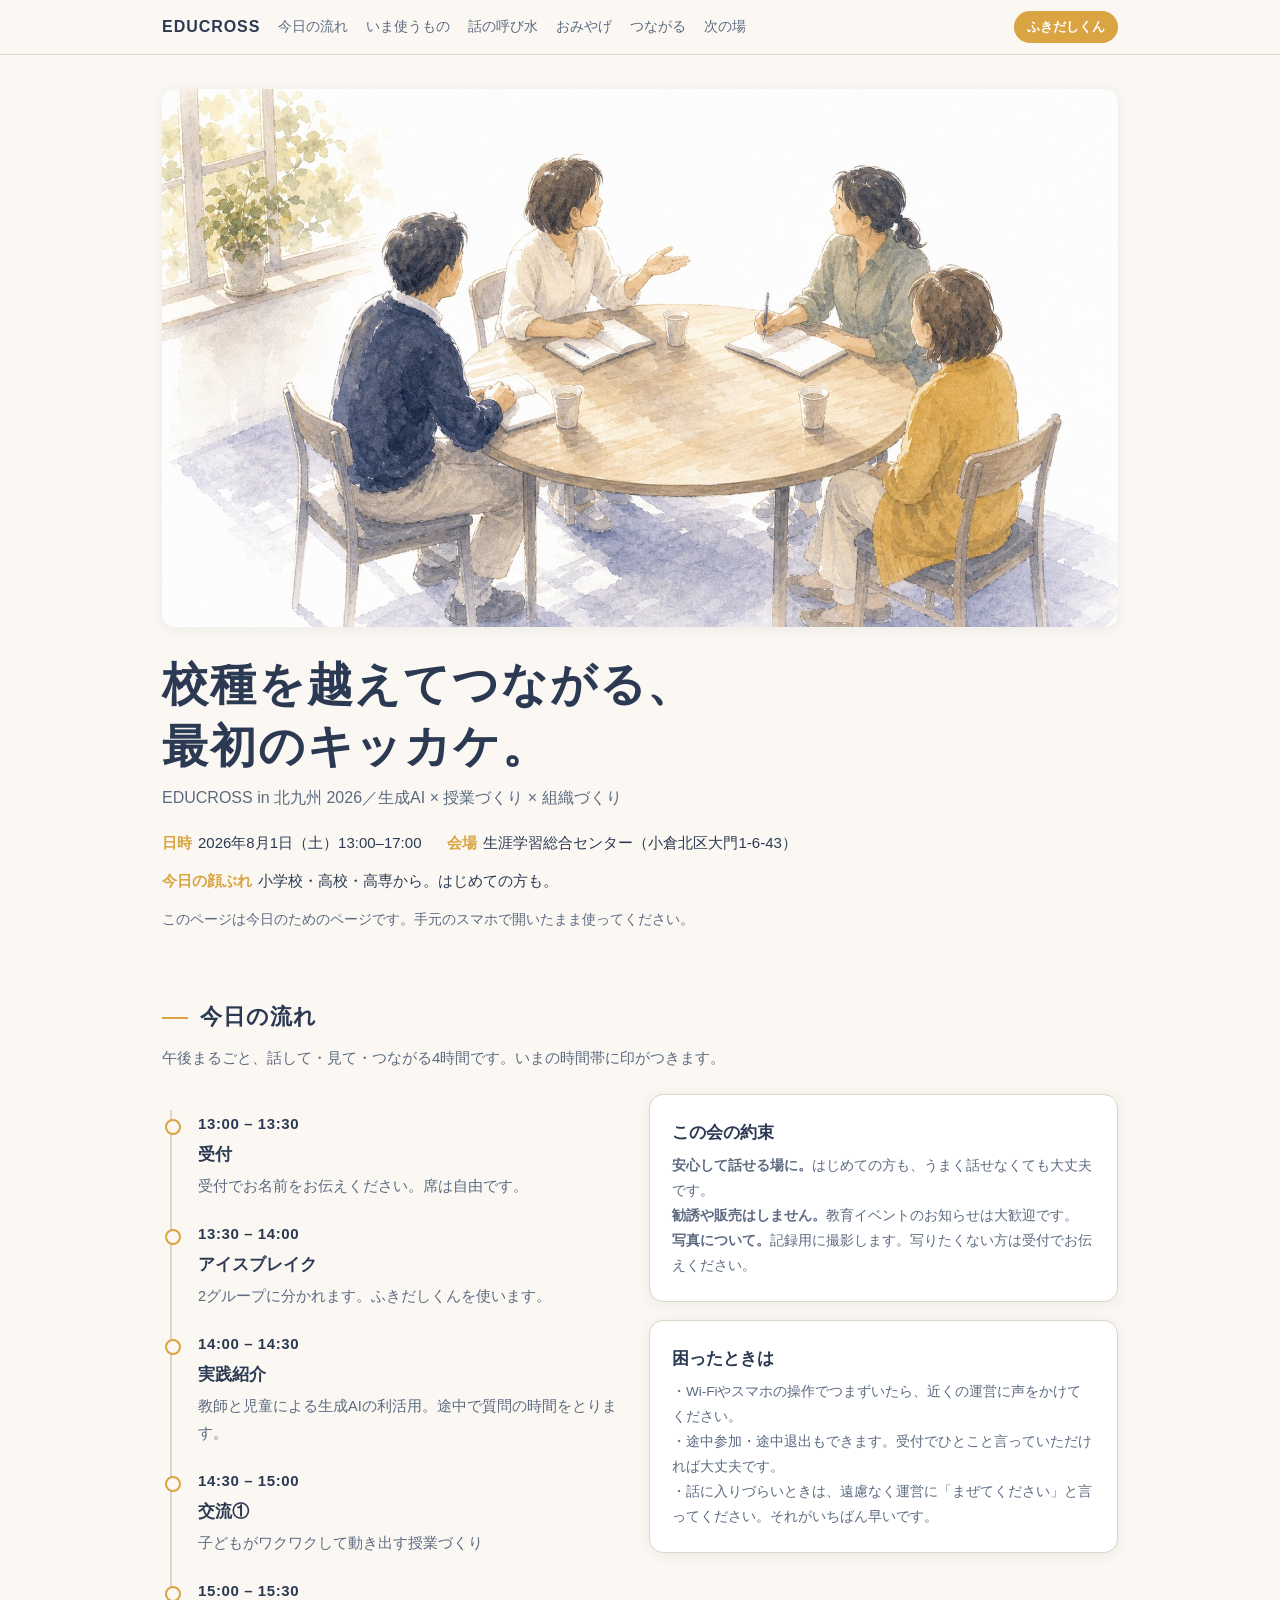
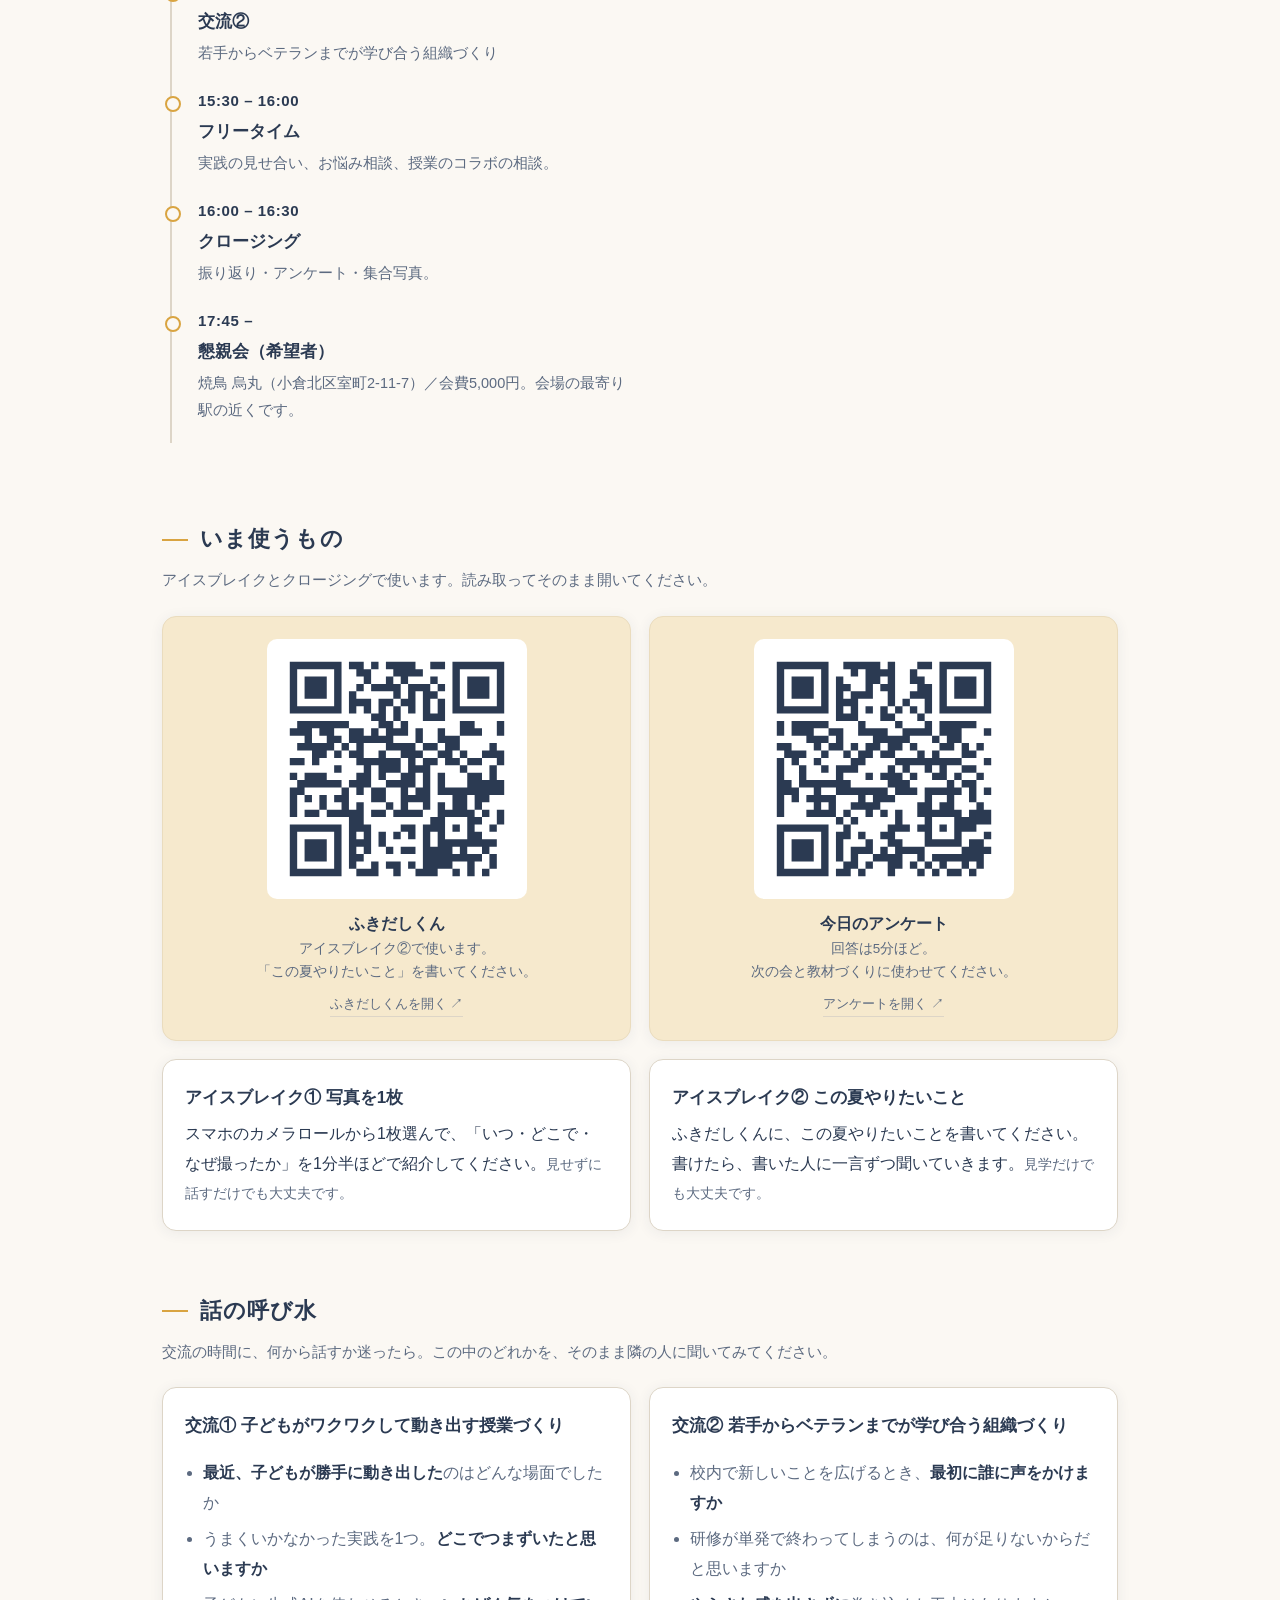
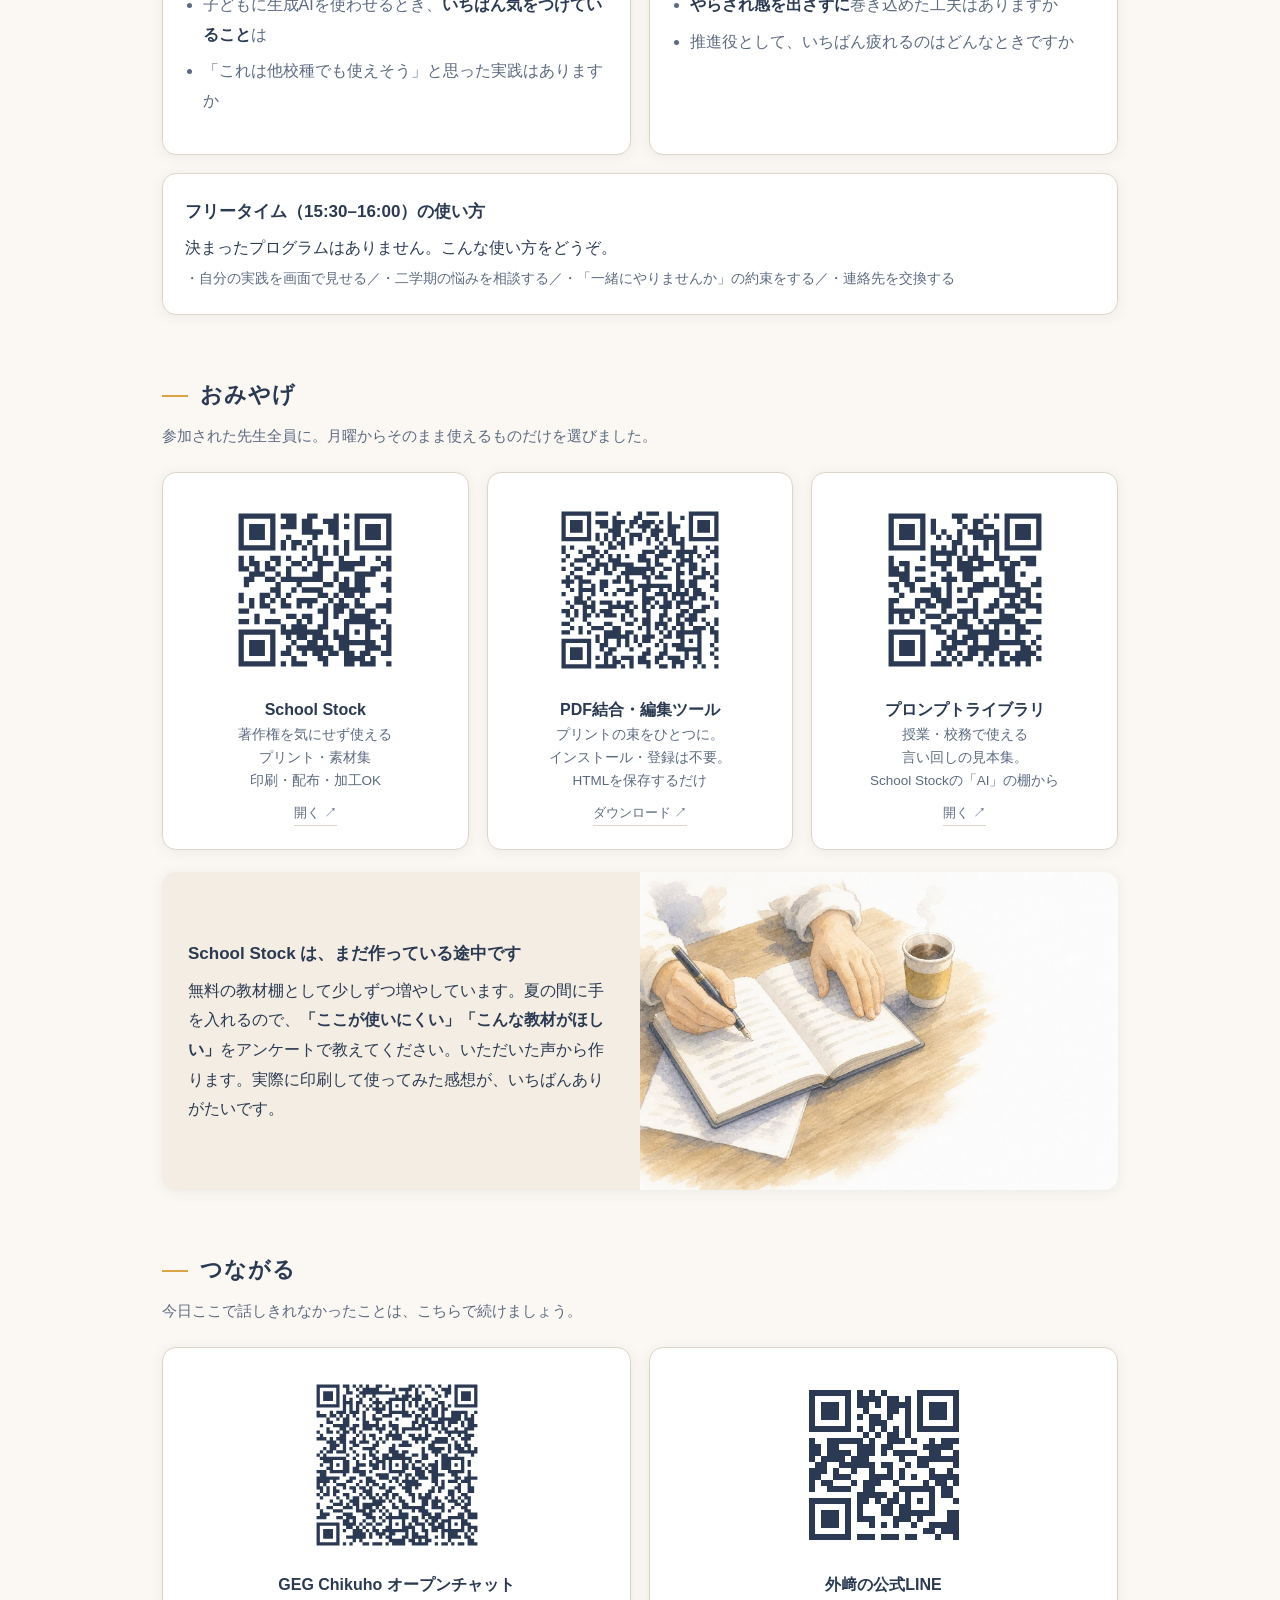
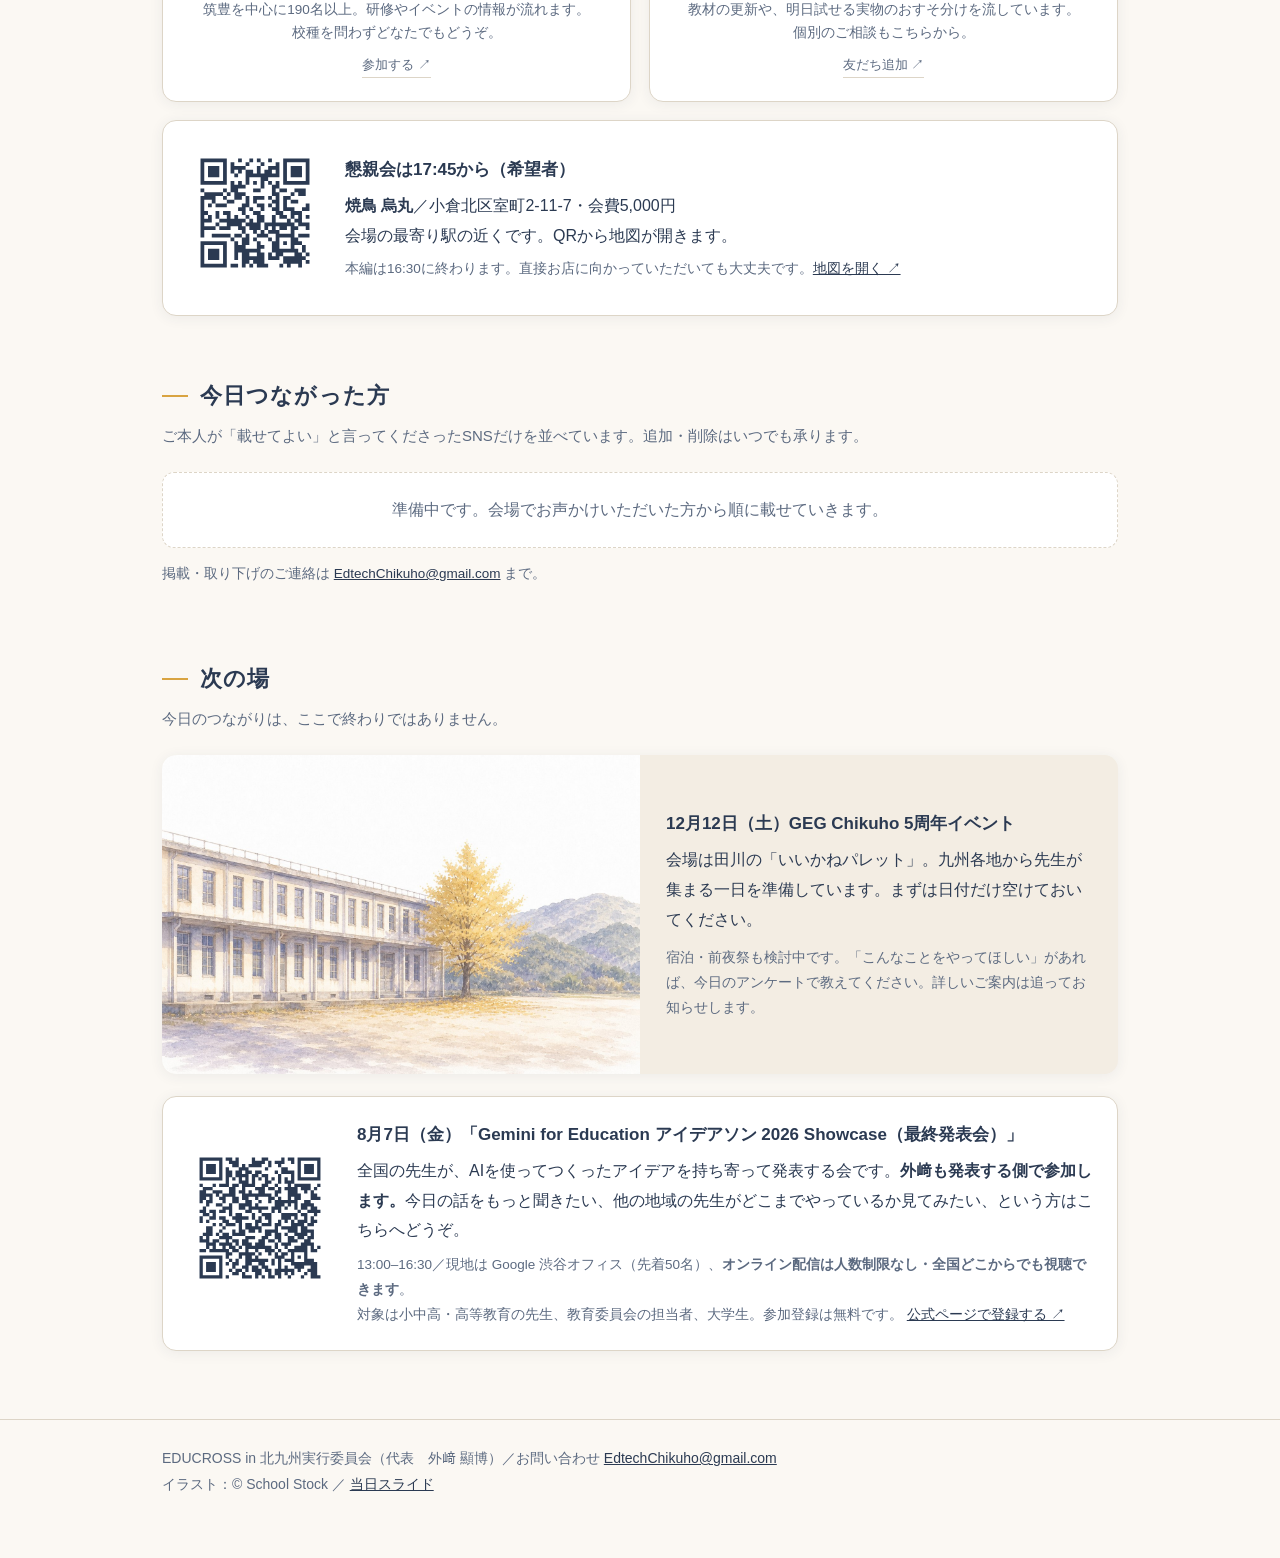
<file: index.html>
<!DOCTYPE html>
<html lang="ja">
<head>
<meta charset="utf-8">
<meta name="viewport" content="width=device-width,initial-scale=1">
<title>EDUCROSS in 北九州 2026｜当日ページ</title>
<meta name="description" content="2026年8月1日 EDUCROSS in 北九州。校種を越えてつながる、最初のキッカケ。当日の流れ・ふきだしくん・おみやげ・アンケート。">
<meta name="robots" content="noindex">
<link rel="stylesheet" href="assets/style.css">
</head>
<body>

<nav class="nav">
  <div class="wrap">
    <span class="brand">EDUCROSS</span>
    <a href="#flow">今日の流れ</a>
    <a href="#now">いま使うもの</a>
    <a href="#talk">話の呼び水</a>
    <a href="#gift">おみやげ</a>
    <a href="#connect">つながる</a>
    <a href="#next">次の場</a>
    <span class="spacer"></span>
    <a class="live" href="#now">ふきだしくん</a>
  </div>
</nav>

<header class="hero">
  <div class="wrap">
    <div class="hero-img"><img src="assets/img/educross_hero_table.jpg" alt="丸いテーブルを囲んで話す先生たちの水彩画"></div>
    <h1>校種を越えてつながる、<br>最初のキッカケ。</h1>
    <p class="lead">EDUCROSS in 北九州 2026／生成AI × 授業づくり × 組織づくり</p>
    <div class="meta">
      <span><b>日時</b>2026年8月1日（土）13:00–17:00</span>
      <span><b>会場</b>生涯学習総合センター（小倉北区大門1-6-43）</span>
      <span><b>今日の顔ぶれ</b>小学校・高校・高専から。はじめての方も。</span>
    </div>
    <p class="note" style="margin-top:14px">このページは今日のためのページです。手元のスマホで開いたまま使ってください。</p>
  </div>
</header>

<section id="flow">
  <div class="wrap">
    <h2>今日の流れ</h2>
    <p class="sub">午後まるごと、話して・見て・つながる4時間です。いまの時間帯に印がつきます。</p>
    <div class="grid g2">
      <ul class="tl" id="timeline">
        <li data-start="13:00" data-end="13:30"><div class="t">13:00 – 13:30</div><div class="n">受付<span class="badge-now">いま</span></div><div class="d">受付でお名前をお伝えください。席は自由です。</div></li>
        <li data-start="13:30" data-end="14:00"><div class="t">13:30 – 14:00</div><div class="n">アイスブレイク<span class="badge-now">いま</span></div><div class="d">2グループに分かれます。ふきだしくんを使います。</div></li>
        <li data-start="14:00" data-end="14:30"><div class="t">14:00 – 14:30</div><div class="n">実践紹介<span class="badge-now">いま</span></div><div class="d">教師と児童による生成AIの利活用。途中で質問の時間をとります。</div></li>
        <li data-start="14:30" data-end="15:00"><div class="t">14:30 – 15:00</div><div class="n">交流①<span class="badge-now">いま</span></div><div class="d">子どもがワクワクして動き出す授業づくり</div></li>
        <li data-start="15:00" data-end="15:30"><div class="t">15:00 – 15:30</div><div class="n">交流②<span class="badge-now">いま</span></div><div class="d">若手からベテランまでが学び合う組織づくり</div></li>
        <li data-start="15:30" data-end="16:00"><div class="t">15:30 – 16:00</div><div class="n">フリータイム<span class="badge-now">いま</span></div><div class="d">実践の見せ合い、お悩み相談、授業のコラボの相談。</div></li>
        <li data-start="16:00" data-end="16:30"><div class="t">16:00 – 16:30</div><div class="n">クロージング<span class="badge-now">いま</span></div><div class="d">振り返り・アンケート・集合写真。</div></li>
        <li data-start="17:45" data-end="20:30"><div class="t">17:45 –</div><div class="n">懇親会（希望者）<span class="badge-now">いま</span></div><div class="d">焼鳥 烏丸（小倉北区室町2-11-7）／会費5,000円。会場の最寄り駅の近くです。</div></li>
      </ul>
      <div>
        <div class="card">
          <h3>この会の約束</h3>
          <p class="note" style="margin:0">
            <b>安心して話せる場に。</b>はじめての方も、うまく話せなくても大丈夫です。<br>
            <b>勧誘や販売はしません。</b>教育イベントのお知らせは大歓迎です。<br>
            <b>写真について。</b>記録用に撮影します。写りたくない方は受付でお伝えください。
          </p>
        </div>
        <div class="card" style="margin-top:18px">
          <h3>困ったときは</h3>
          <p class="note" style="margin:0">
            ・Wi-Fiやスマホの操作でつまずいたら、近くの運営に声をかけてください。<br>
            ・途中参加・途中退出もできます。受付でひとこと言っていただければ大丈夫です。<br>
            ・話に入りづらいときは、遠慮なく運営に「まぜてください」と言ってください。それがいちばん早いです。
          </p>
        </div>
      </div>
    </div>
  </div>
</section>

<section id="now">
  <div class="wrap">
    <h2>いま使うもの</h2>
    <p class="sub">アイスブレイクとクロージングで使います。読み取ってそのまま開いてください。</p>
    <div class="grid g2">
      <div class="card qr big-qr">
        <img src="assets/qr/fukidashi.svg" alt="ふきだしくんのQRコード">
        <div class="t">ふきだしくん</div>
        <div class="d">アイスブレイク②で使います。<br>「この夏やりたいこと」を書いてください。</div>
        <a class="btn" href="https://477.jp/184/i/JUctSBpR" target="_blank" rel="noopener">ふきだしくんを開く ↗</a>
      </div>
      <div class="card qr big-qr">
        <img src="assets/qr/survey.svg" alt="アンケートのQRコード">
        <div class="t">今日のアンケート</div>
        <div class="d">回答は5分ほど。<br>次の会と教材づくりに使わせてください。</div>
        <a class="btn" href="https://forms.gle/AhszpGNNmWLEqzte8" target="_blank" rel="noopener">アンケートを開く ↗</a>
      </div>
    </div>
    <div class="grid g2" style="margin-top:18px">
      <div class="card">
        <h3>アイスブレイク① 写真を1枚</h3>
        <p style="margin:0">スマホのカメラロールから1枚選んで、「いつ・どこで・なぜ撮ったか」を1分半ほどで紹介してください。<span class="note">見せずに話すだけでも大丈夫です。</span></p>
      </div>
      <div class="card">
        <h3>アイスブレイク② この夏やりたいこと</h3>
        <p style="margin:0">ふきだしくんに、この夏やりたいことを書いてください。書けたら、書いた人に一言ずつ聞いていきます。<span class="note">見学だけでも大丈夫です。</span></p>
      </div>
    </div>
  </div>
</section>

<section id="talk">
  <div class="wrap">
    <h2>話の呼び水</h2>
    <p class="sub">交流の時間に、何から話すか迷ったら。この中のどれかを、そのまま隣の人に聞いてみてください。</p>
    <div class="grid g2">
      <div class="card">
        <h3>交流① 子どもがワクワクして動き出す授業づくり</h3>
        <ul class="prompts">
          <li><b>最近、子どもが勝手に動き出した</b>のはどんな場面でしたか</li>
          <li>うまくいかなかった実践を1つ。<b>どこでつまずいたと思いますか</b></li>
          <li>子どもに生成AIを使わせるとき、<b>いちばん気をつけていること</b>は</li>
          <li>「これは他校種でも使えそう」と思った実践はありますか</li>
        </ul>
      </div>
      <div class="card">
        <h3>交流② 若手からベテランまでが学び合う組織づくり</h3>
        <ul class="prompts">
          <li>校内で新しいことを広げるとき、<b>最初に誰に声をかけますか</b></li>
          <li>研修が単発で終わってしまうのは、何が足りないからだと思いますか</li>
          <li><b>やらされ感を出さずに</b>巻き込めた工夫はありますか</li>
          <li>推進役として、いちばん疲れるのはどんなときですか</li>
        </ul>
      </div>
    </div>
    <div class="card" style="margin-top:18px">
      <h3>フリータイム（15:30–16:00）の使い方</h3>
      <p style="margin:0">決まったプログラムはありません。こんな使い方をどうぞ。<br>
      <span class="note">・自分の実践を画面で見せる／・二学期の悩みを相談する／・「一緒にやりませんか」の約束をする／・連絡先を交換する</span></p>
    </div>
  </div>
</section>

<section id="gift">
  <div class="wrap">
    <h2>おみやげ</h2>
    <p class="sub">参加された先生全員に。月曜からそのまま使えるものだけを選びました。</p>
    <div class="grid g3">
      <div class="card qr">
        <img src="assets/qr/schoolstock.svg" alt="School StockのQRコード">
        <div class="t">School Stock</div>
        <div class="d">著作権を気にせず使える<br>プリント・素材集<br>印刷・配布・加工OK</div>
        <a class="btn" href="https://a-tozak.github.io/School_Stock/" target="_blank" rel="noopener">開く ↗</a>
      </div>
      <div class="card qr">
        <img src="assets/qr/pdftool.svg" alt="PDF結合ツールのQRコード">
        <div class="t">PDF結合・編集ツール</div>
        <div class="d">プリントの束をひとつに。<br>インストール・登録は不要。<br>HTMLを保存するだけ</div>
        <a class="btn" href="https://github.com/A-TOZAK/School_Stock/releases/latest/download/pdf-toolbox.html">ダウンロード ↗</a>
      </div>
      <div class="card qr">
        <img src="assets/qr/promptlib.svg" alt="プロンプトライブラリのQRコード">
        <div class="t">プロンプトライブラリ</div>
        <div class="d">授業・校務で使える<br>言い回しの見本集。<br>School Stockの「AI」の棚から</div>
        <a class="btn" href="https://a-tozak.github.io/School_Stock/#ai" target="_blank" rel="noopener">開く ↗</a>
      </div>
    </div>
    <div class="band" style="margin-top:22px">
      <div class="txt">
        <h3>School Stock は、まだ作っている途中です</h3>
        <p style="margin:0">無料の教材棚として少しずつ増やしています。夏の間に手を入れるので、<b>「ここが使いにくい」「こんな教材がほしい」</b>をアンケートで教えてください。いただいた声から作ります。実際に印刷して使ってみた感想が、いちばんありがたいです。</p>
      </div>
      <img src="assets/img/educross_note_hands.jpg" alt="ノートに書き込む手元の水彩画">
    </div>
  </div>
</section>

<section id="connect">
  <div class="wrap">
    <h2>つながる</h2>
    <p class="sub">今日ここで話しきれなかったことは、こちらで続けましょう。</p>
    <div class="grid g2">
      <div class="card qr">
        <img src="assets/qr/line_geg.svg" alt="GEG Chikuho オープンチャットのQRコード">
        <div class="t">GEG Chikuho オープンチャット</div>
        <div class="d">筑豊を中心に190名以上。研修やイベントの情報が流れます。<br>校種を問わずどなたでもどうぞ。</div>
        <a class="btn" href="https://line.me/ti/g2/FRICO2MfuNChAlRed3dlgW3X5YyFqyuhNR_nZw?utm_source=invitation&amp;utm_medium=link_copy&amp;utm_campaign=default" target="_blank" rel="noopener">参加する ↗</a>
      </div>
      <div class="card qr">
        <img src="assets/qr/line_tozaki.svg" alt="外﨑の公式LINEのQRコード">
        <div class="t">外﨑の公式LINE</div>
        <div class="d">教材の更新や、明日試せる実物のおすそ分けを流しています。<br>個別のご相談もこちらから。</div>
        <a class="btn" href="https://lin.ee/Tay8XPQ" target="_blank" rel="noopener">友だち追加 ↗</a>
      </div>
    </div>
    <div class="card" style="margin-top:18px;display:grid;grid-template-columns:auto 1fr;gap:20px;align-items:center">
      <div class="qr" style="margin:0"><img src="assets/qr/konshinkai.svg" alt="懇親会の会場の地図" style="max-width:140px"></div>
      <div>
        <h3>懇親会は17:45から（希望者）</h3>
        <p style="margin:0 0 6px"><b>焼鳥 烏丸</b>／小倉北区室町2-11-7・会費5,000円<br>会場の最寄り駅の近くです。QRから地図が開きます。</p>
        <p style="margin:0" class="note">本編は16:30に終わります。直接お店に向かっていただいても大丈夫です。<a href="https://maps.app.goo.gl/Q5LeasvU2AEYPxUm9" target="_blank" rel="noopener">地図を開く ↗</a></p>
      </div>
    </div>
  </div>
</section>

<section id="sns">
  <div class="wrap">
    <h2>今日つながった方</h2>
    <p class="sub">ご本人が「載せてよい」と言ってくださったSNSだけを並べています。追加・削除はいつでも承ります。</p>
    <div id="sns-list" class="sns-grid"></div>
    <p class="note" style="margin-top:14px">掲載・取り下げのご連絡は <a href="mailto:EdtechChikuho@gmail.com">EdtechChikuho@gmail.com</a> まで。</p>
  </div>
</section>

<section id="next">
  <div class="wrap">
    <h2>次の場</h2>
    <p class="sub">今日のつながりは、ここで終わりではありません。</p>
    <div class="band">
      <img src="assets/img/educross_palette_school.jpg" alt="冬のはじめの、廃校を使った会場の水彩画">
      <div class="txt">
        <h3>12月12日（土）GEG Chikuho 5周年イベント</h3>
        <p>会場は田川の「いいかねパレット」。九州各地から先生が集まる一日を準備しています。まずは日付だけ空けておいてください。</p>
        <p style="margin:0" class="note">宿泊・前夜祭も検討中です。「こんなことをやってほしい」があれば、今日のアンケートで教えてください。詳しいご案内は追ってお知らせします。</p>
      </div>
    </div>

    <div class="card" style="margin-top:22px;display:grid;grid-template-columns:auto 1fr;gap:22px;align-items:center">
      <div class="qr" style="margin:0"><img src="assets/qr/ideathon.svg" alt="Gemini for Education アイデアソン 2026 Showcase のQRコード" style="max-width:150px"></div>
      <div>
        <h3>8月7日（金）「Gemini for Education アイデアソン 2026 Showcase（最終発表会）」</h3>
        <p style="margin:0 0 8px">全国の先生が、AIを使ってつくったアイデアを持ち寄って発表する会です。<b>外﨑も発表する側で参加します。</b>今日の話をもっと聞きたい、他の地域の先生がどこまでやっているか見てみたい、という方はこちらへどうぞ。</p>
        <p style="margin:0" class="note">
          13:00–16:30／現地は Google 渋谷オフィス（先着50名）、<b>オンライン配信は人数制限なし・全国どこからでも視聴できます</b>。<br>
          対象は小中高・高等教育の先生、教育委員会の担当者、大学生。参加登録は無料です。
          <a href="https://rsvp.withgoogle.com/events/gemini-ideathon2026_showcase" target="_blank" rel="noopener">公式ページで登録する ↗</a>
        </p>
      </div>
    </div>
  </div>
</section>

<footer>
  <div class="wrap">
    EDUCROSS in 北九州実行委員会（代表　外﨑 顯博）／お問い合わせ <a href="mailto:EdtechChikuho@gmail.com">EdtechChikuho@gmail.com</a><br>
    イラスト：© School Stock ／ <a href="slides.html">当日スライド</a>
  </div>
</footer>

<script src="data/sns.js"></script>
<script>
// いまの時間帯に印をつける（当日だけ動けばよい素朴な実装）
(function(){
  var now = new Date();
  var mins = now.getHours()*60 + now.getMinutes();
  function toMin(s){ var p = s.split(':'); return (+p[0])*60 + (+p[1]); }
  document.querySelectorAll('#timeline li').forEach(function(li){
    var s = toMin(li.dataset.start), e = toMin(li.dataset.end);
    if (mins >= s && mins < e) li.classList.add('now');
  });
})();

// 今日つながった方
(function(){
  var box = document.getElementById('sns-list');
  var list = window.SNS_MEMBERS || [];
  if (!list.length) {
    box.outerHTML = '<div class="empty">準備中です。会場でお声かけいただいた方から順に載せていきます。</div>';
    return;
  }
  box.innerHTML = list.map(function(m){
    var links = (m.links||[]).map(function(l){
      return '<a href="'+l.url+'" target="_blank" rel="noopener">'+l.label+' ↗</a>';
    }).join('');
    return '<div class="sns-card"><div class="nm">'+m.name+'</div>'
      + (m.affil ? '<div class="af">'+m.affil+'</div>' : '')
      + (links ? '<div class="lk">'+links+'</div>' : '')
      + '</div>';
  }).join('');
})();
</script>
</body>
</html>
</file>
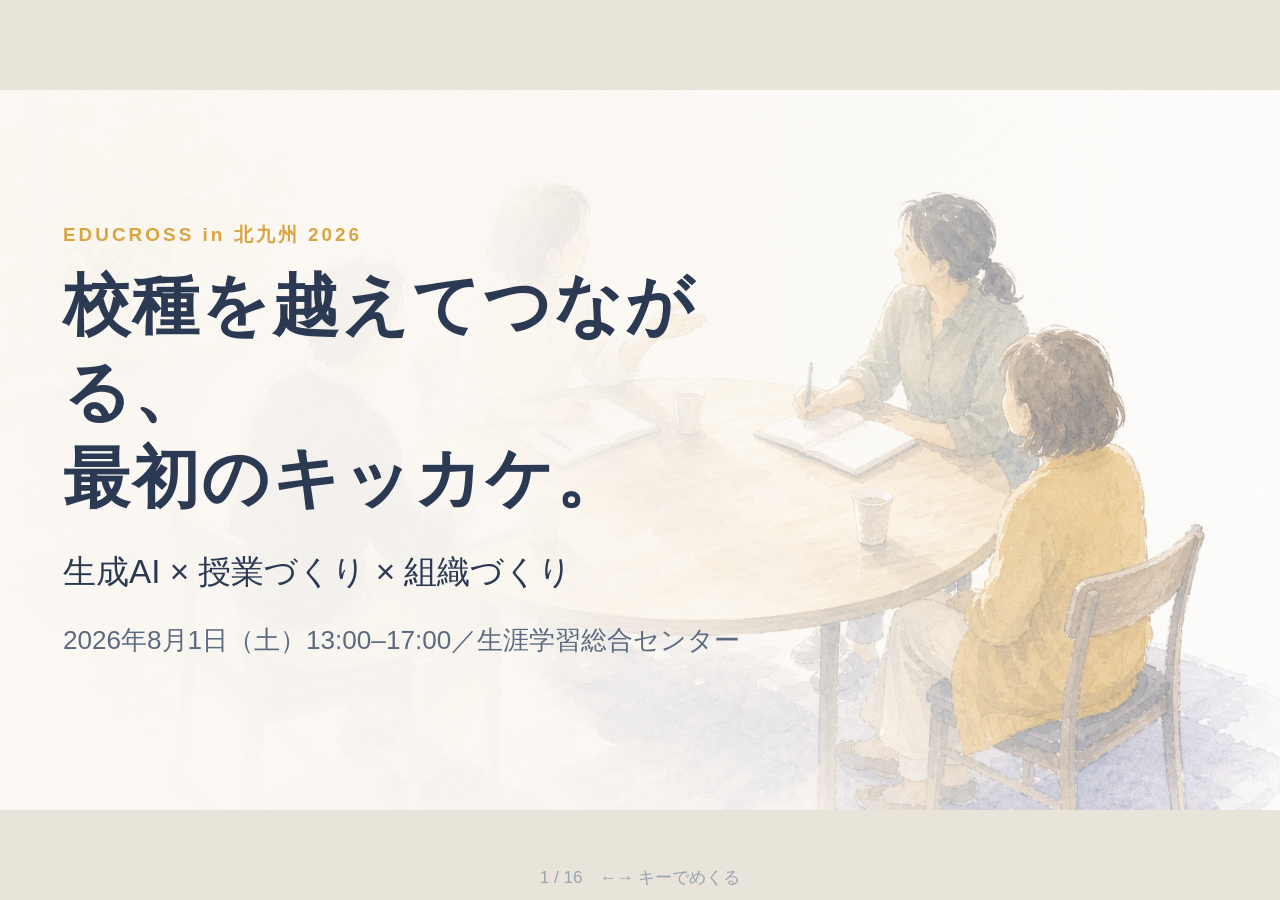
<file: slides.html>
<!DOCTYPE html>
<html lang="ja">
<head>
<meta charset="utf-8">
<meta name="viewport" content="width=device-width,initial-scale=1">
<title>EDUCROSS in 北九州 2026｜当日スライド</title>
<meta name="robots" content="noindex">
<style>
:root{ --paper:#fbf8f3; --ink:#2b3a52; --ink-soft:#5c6a80; --line:#ddd5c7; --accent:#d9a441; --accent-soft:#f6e9cd; }
*{box-sizing:border-box}
html,body{margin:0;height:100%;background:#e9e4da;color:var(--ink);
  font-family:"Hiragino Sans","Hiragino Kaku Gothic ProN","Noto Sans JP","Yu Gothic",sans-serif;}
#stage{position:fixed;inset:0;display:flex;align-items:center;justify-content:center}
.slide{
  position:absolute;width:min(100vw,calc(100vh*16/9));height:min(100vh,calc(100vw*9/16));
  background:var(--paper);display:none;flex-direction:column;justify-content:center;
  padding:5.5vmin 7vmin;overflow:hidden;
}
.slide.on{display:flex}
.kicker{color:var(--accent);font-weight:700;letter-spacing:.16em;font-size:2.1vmin;margin-bottom:1.6vmin}
h1{font-size:7.4vmin;line-height:1.3;margin:0 0 2vmin;letter-spacing:.03em}
h2{font-size:5.6vmin;line-height:1.35;margin:0 0 2.4vmin;letter-spacing:.03em}
p{font-size:2.9vmin;line-height:1.9;margin:0 0 1.4vmin;color:var(--ink-soft)}
.big{font-size:3.7vmin;color:var(--ink)}
ul{margin:0;padding-left:1.2em;font-size:3.1vmin;line-height:2.05}
li{margin-bottom:.5vmin}
b{color:var(--ink)}
.rule{width:9vmin;height:.45vmin;background:var(--accent);margin-bottom:2.6vmin}
.cols{display:grid;grid-template-columns:1fr 1fr;gap:5vmin;align-items:center}
.cols3{display:grid;grid-template-columns:repeat(3,1fr);gap:4vmin;text-align:center}
.qr img{width:100%;max-width:34vmin;background:#fff;border-radius:1.4vmin;padding:1.4vmin;display:block;margin:0 auto 1.6vmin}
.qr .t{font-size:3vmin;font-weight:700}
.qr .d{font-size:2.1vmin;color:var(--ink-soft);line-height:1.75}
.hugeqr img{max-width:46vmin}
.full{position:absolute;inset:0;width:100%;height:100%;object-fit:cover}
.veil{position:absolute;inset:0;background:linear-gradient(90deg,rgba(251,248,243,.96) 40%,rgba(251,248,243,.55) 75%,rgba(251,248,243,.25))}
.on-img{position:relative;z-index:2;max-width:64%}
.time{position:absolute;right:6vmin;bottom:4.4vmin;font-size:2.2vmin;color:var(--ink-soft);z-index:3}
.tl{display:grid;grid-template-columns:14vmin 1fr;row-gap:1.15vmin;font-size:2.75vmin;align-items:baseline}
.tl .t{font-weight:700;color:var(--accent)}
.note{font-size:2.1vmin;color:var(--ink-soft)}
.pager{position:fixed;left:0;right:0;bottom:1.2vmin;text-align:center;font-size:1.9vmin;color:#9aa3b0;z-index:9}
.nav-zone{position:fixed;top:0;bottom:0;width:16vw;z-index:8;cursor:pointer}
#prevZone{left:0} #nextZone{right:0}
@media print{ .pager,.nav-zone{display:none} .slide{display:flex;position:relative;page-break-after:always} }
</style>
</head>
<body>
<div id="stage">

  <!-- 1 -->
  <section class="slide on">
    <img class="full" src="assets/img/educross_hero_table.jpg" alt="">
    <div class="veil"></div>
    <div class="on-img">
      <div class="kicker">EDUCROSS in 北九州 2026</div>
      <h1>校種を越えてつながる、<br>最初のキッカケ。</h1>
      <p class="big">生成AI × 授業づくり × 組織づくり</p>
      <p>2026年8月1日（土）13:00–17:00／生涯学習総合センター</p>
    </div>
  </section>

  <!-- 2 -->
  <section class="slide">
    <div class="kicker">はじめに</div>
    <div class="rule"></div>
    <h2>今日、大事にしたい3つのこと</h2>
    <ul>
      <li><b>安心して話せる場に。</b>はじめての方も、うまく話せなくても大丈夫です</li>
      <li><b>勧誘や販売はしません。</b>教育イベントのお知らせは大歓迎です</li>
      <li><b>発表を眺める会ではありません。</b>気になったら、その場で聞いてください</li>
    </ul>
    <p class="note" style="margin-top:2.4vmin">記録用に写真を撮ります。写りたくない方は受付でお伝えください。</p>
  </section>

  <!-- 3 -->
  <section class="slide">
    <div class="kicker">今日の流れ</div>
    <div class="rule"></div>
    <div class="tl">
      <div class="t">13:00</div><div>受付</div>
      <div class="t">13:30</div><div>アイスブレイク</div>
      <div class="t">14:00</div><div>実践紹介　教師と児童による生成AIの利活用</div>
      <div class="t">14:30</div><div>交流①　子どもがワクワクして動き出す授業づくり</div>
      <div class="t">15:00</div><div>交流②　若手からベテランまでが学び合う組織づくり</div>
      <div class="t">15:30</div><div>フリータイム</div>
      <div class="t">16:00</div><div>クロージング　振り返り・アンケート・集合写真</div>
      <div class="t">17:45</div><div>懇親会（希望者）　焼鳥 烏丸（小倉北区室町2-11-7）</div>
    </div>
  </section>

  <!-- 4 -->
  <section class="slide">
    <div class="kicker">13:30 – 14:00</div>
    <div class="rule"></div>
    <h2>アイスブレイク</h2>
    <div class="cols">
      <div>
        <p class="big"><b>① 写真を1枚</b></p>
        <p>スマホのカメラロールから1枚選んで、<br>「いつ・どこで・なぜ撮ったか」を1分半で。</p>
        <p class="note">見せずに話すだけでも大丈夫です。</p>
      </div>
      <div>
        <p class="big"><b>② この夏やりたいこと</b></p>
        <p>ふきだしくんに書いてください。<br>書けたら、ひとことずつ聞いていきます。</p>
        <p class="note">見学だけでも大丈夫です。</p>
      </div>
    </div>
  </section>

  <!-- 5 -->
  <section class="slide">
    <div class="kicker">アイスブレイク②</div>
    <h2 style="margin-bottom:1vmin">ふきだしくんを開いてください</h2>
    <div class="qr hugeqr" style="text-align:center">
      <img src="assets/qr/fukidashi.svg" alt="ふきだしくんのQRコード">
      <div class="d">読み取ってそのまま書き込めます。ルーム番号は画面でお知らせします。</div>
    </div>
  </section>

  <!-- 6 -->
  <section class="slide">
    <div class="kicker">14:00 – 14:30</div>
    <div class="rule"></div>
    <h2>実践紹介<br>教師と児童による生成AIの利活用</h2>
    <p class="big">完成品より、<b>なぜそうしたか</b>と<b>どこでつまずいたか</b>を。</p>
    <p>途中で質問の時間をとります。気になったところで止めてください。</p>
  </section>

  <!-- 7 -->
  <section class="slide">
    <div class="kicker">14:30 – 15:00　交流①</div>
    <div class="rule"></div>
    <h2>子どもがワクワクして動き出す授業づくり</h2>
    <p class="note">何から話すか迷ったら、この中のどれかを隣の人に聞いてみてください。</p>
    <ul>
      <li>最近、<b>子どもが勝手に動き出した</b>のはどんな場面でしたか</li>
      <li>うまくいかなかった実践を1つ。<b>どこでつまずいた</b>と思いますか</li>
      <li>子どもに生成AIを使わせるとき、いちばん気をつけていることは</li>
      <li>「これは他校種でも使えそう」と思った実践はありますか</li>
    </ul>
  </section>

  <!-- 8 -->
  <section class="slide">
    <div class="kicker">15:00 – 15:30　交流②</div>
    <div class="rule"></div>
    <h2>若手からベテランまでが学び合う組織づくり</h2>
    <p class="note">席をひとつ動かしてから始めましょう。</p>
    <ul>
      <li>校内で新しいことを広げるとき、<b>最初に誰に声をかけますか</b></li>
      <li>研修が単発で終わってしまうのは、何が足りないからだと思いますか</li>
      <li><b>やらされ感を出さずに</b>巻き込めた工夫はありますか</li>
      <li>推進役として、いちばん疲れるのはどんなときですか</li>
    </ul>
  </section>

  <!-- 9 -->
  <section class="slide">
    <div class="kicker">15:30 – 16:00</div>
    <div class="rule"></div>
    <h2>フリータイム</h2>
    <p class="big">決まったプログラムはありません。</p>
    <ul>
      <li>自分の実践を画面で見せる</li>
      <li>二学期の悩みを相談する</li>
      <li>「一緒にやりませんか」の約束をする</li>
      <li>連絡先を交換する</li>
    </ul>
  </section>

  <!-- 10 -->
  <section class="slide">
    <div class="kicker">16:00 – 16:30</div>
    <div class="rule"></div>
    <h2>今日のふりかえり</h2>
    <p class="big">ひとことずつ、お願いします。</p>
    <ul>
      <li>今日、<b>持って帰るもの</b>をひとつ</li>
      <li>月曜から<b>やってみようと思ったこと</b>をひとつ</li>
    </ul>
  </section>

  <!-- 11 -->
  <section class="slide">
    <div class="kicker">お願い</div>
    <h2 style="margin-bottom:1vmin">アンケート（5分ほど）</h2>
    <div class="qr hugeqr" style="text-align:center">
      <img src="assets/qr/survey.svg" alt="アンケートのQRコード">
      <div class="d">次にどんな会をつくるか、どんな教材をつくるかを、この回答をもとに決めます。<br>できれば、この場でご記入ください。</div>
    </div>
  </section>

  <!-- 12 -->
  <section class="slide">
    <div class="kicker">おみやげ</div>
    <div class="rule"></div>
    <h2 style="font-size:4.6vmin">月曜からそのまま使えるものを</h2>
    <div class="cols3">
      <div class="qr"><img src="assets/qr/schoolstock.svg" alt=""><div class="t">School Stock</div><div class="d">著作権を気にせず使える<br>プリント・素材集</div></div>
      <div class="qr"><img src="assets/qr/pdftool.svg" alt=""><div class="t">PDF結合ツール</div><div class="d">プリントの束をひとつに<br>インストール不要</div></div>
      <div class="qr"><img src="assets/qr/promptlib.svg" alt=""><div class="t">プロンプト集</div><div class="d">授業・校務で使える<br>言い回しの見本</div></div>
    </div>
    <p class="note" style="text-align:center;margin-top:2vmin">School Stock はまだ作っている途中です。「こんな教材がほしい」をアンケートで教えてください。</p>
  </section>

  <!-- 13 -->
  <section class="slide">
    <div class="kicker">つながる</div>
    <div class="rule"></div>
    <h2 style="font-size:4.6vmin">今日の続きは、こちらで</h2>
    <div class="cols">
      <div class="qr"><img src="assets/qr/line_geg.svg" alt=""><div class="t">GEG Chikuho オープンチャット</div><div class="d">研修やイベントの情報が流れます。<br>校種を問わずどなたでも。</div></div>
      <div class="qr"><img src="assets/qr/line_tozaki.svg" alt=""><div class="t">外﨑の公式LINE</div><div class="d">教材の更新と、明日試せる実物を<br>おすそ分けしています。</div></div>
    </div>
  </section>

  <!-- 14 -->
  <section class="slide">
    <img class="full" src="assets/img/educross_palette_school.jpg" alt="">
    <div class="veil"></div>
    <div class="on-img">
      <div class="kicker">次の場</div>
      <h2>12月12日（土）<br>GEG Chikuho 5周年イベント</h2>
      <p class="big">会場は田川の「いいかねパレット」。</p>
      <p>九州各地から先生が集まる一日を準備しています。<br>まずは日付だけ空けておいてください。</p>
    </div>
  </section>

  <!-- 15 -->
  <section class="slide">
    <div class="kicker">もっとAI活用の話を聞きたい方へ</div>
    <div class="rule"></div>
    <div class="cols">
      <div>
        <h2 style="font-size:4.2vmin">8月7日（金）<br>Gemini for Education<br>アイデアソン 2026 Showcase</h2>
        <p class="big">外﨑も発表する側で参加します。</p>
        <p>13:00–16:30／現地は Google 渋谷オフィス（先着50名）<br>
        <b>オンライン配信は人数制限なし。全国どこからでも見られます。</b></p>
        <p class="note">対象は小中高・高等教育の先生、教育委員会の担当者、大学生。登録は無料です。</p>
      </div>
      <div class="qr"><img src="assets/qr/ideathon.svg" alt=""><div class="d">公式ページで参加登録</div></div>
    </div>
  </section>

  <!-- 16 -->
  <section class="slide" style="align-items:center;text-align:center">
    <div class="kicker">ありがとうございました</div>
    <h1>明日の授業が、<br>また楽しみになりますように。</h1>
    <p class="big">懇親会は17:45から。焼鳥 烏丸（小倉北区室町2-11-7）・会費5,000円</p>
    <p class="note">EDUCROSS in 北九州実行委員会</p>
  </section>

</div>

<div class="nav-zone" id="prevZone"></div>
<div class="nav-zone" id="nextZone"></div>
<div class="pager"><span id="pg">1</span> / <span id="pgAll">16</span>　←→ キーでめくる</div>

<script>
var slides = document.querySelectorAll('.slide');
var i = 0;
document.getElementById('pgAll').textContent = slides.length;
function show(n){
  i = Math.max(0, Math.min(slides.length - 1, n));
  slides.forEach(function(s, k){ s.classList.toggle('on', k === i); });
  document.getElementById('pg').textContent = i + 1;
  location.hash = i + 1;
}
document.addEventListener('keydown', function(e){
  if (e.key === 'ArrowRight' || e.key === ' ' || e.key === 'PageDown') { show(i + 1); e.preventDefault(); }
  if (e.key === 'ArrowLeft'  || e.key === 'PageUp')  { show(i - 1); e.preventDefault(); }
  if (e.key === 'Home') show(0);
  if (e.key === 'End')  show(slides.length - 1);
  if (e.key === 'f')    document.documentElement.requestFullscreen();
});
document.getElementById('nextZone').onclick = function(){ show(i + 1); };
document.getElementById('prevZone').onclick = function(){ show(i - 1); };
show(parseInt(location.hash.replace('#',''), 10) - 1 || 0);
</script>
</body>
</html>
</file>
<file: assets/style.css>
:root{
  --paper:#fbf8f3;
  --paper-2:#f3ede3;
  --ink:#2b3a52;
  --ink-soft:#5c6a80;
  --line:#ddd5c7;
  --accent:#d9a441;
  --accent-soft:#f6e9cd;
  --shadow:0 2px 14px rgba(43,58,82,.07);
  --radius:14px;
}
*{box-sizing:border-box}
html{scroll-behavior:smooth}
body{
  margin:0;background:var(--paper);color:var(--ink);
  font-family:"Hiragino Sans","Hiragino Kaku Gothic ProN","Noto Sans JP","Yu Gothic",sans-serif;
  line-height:1.85;font-size:16px;-webkit-font-smoothing:antialiased;
}
img{max-width:100%;display:block}
a{color:var(--ink)}
.wrap{max-width:1000px;margin:0 auto;padding:0 22px}

/* nav */
.nav{position:sticky;top:0;z-index:50;background:rgba(251,248,243,.94);
  backdrop-filter:blur(8px);border-bottom:1px solid var(--line)}
.nav .wrap{display:flex;align-items:center;gap:18px;height:54px;overflow-x:auto}
.nav .brand{font-weight:700;letter-spacing:.06em;white-space:nowrap}
.nav a{text-decoration:none;color:var(--ink-soft);font-size:14px;white-space:nowrap}
.nav a:hover{color:var(--ink)}
.nav .spacer{flex:1}
.nav .live{background:var(--accent);color:#fff;padding:4px 13px;border-radius:99px;font-size:13px;font-weight:700;text-decoration:none}

/* hero */
.hero{position:relative;padding:34px 0 0}
.hero-img{border-radius:var(--radius);overflow:hidden;box-shadow:var(--shadow)}
.hero h1{font-size:clamp(26px,4.6vw,46px);letter-spacing:.04em;margin:26px 0 6px;line-height:1.35}
.hero .lead{color:var(--ink-soft);margin:0 0 4px}
.hero .meta{display:flex;flex-wrap:wrap;gap:10px 26px;margin-top:16px;font-size:15px}
.hero .meta b{color:var(--accent);font-weight:700;margin-right:6px}

/* section */
section{padding:52px 0 8px}
h2{font-size:22px;letter-spacing:.05em;margin:0 0 6px;display:flex;align-items:center;gap:12px}
h2::before{content:"";width:26px;height:2px;background:var(--accent);display:inline-block}
.sub{color:var(--ink-soft);margin:0 0 22px;font-size:15px}
h3{font-size:17px;margin:0 0 6px}
p{margin:0 0 12px}

/* cards */
.card{background:#fff;border:1px solid var(--line);border-radius:var(--radius);padding:22px;box-shadow:var(--shadow)}
.grid{display:grid;gap:18px}
.g2{grid-template-columns:repeat(auto-fit,minmax(280px,1fr))}
.g3{grid-template-columns:repeat(auto-fit,minmax(220px,1fr))}

/* timeline */
.tl{border-left:2px solid var(--line);margin-left:8px;padding-left:0}
.tl li{list-style:none;position:relative;padding:0 0 20px 26px}
.tl li::before{content:"";position:absolute;left:-7px;top:9px;width:12px;height:12px;border-radius:50%;
  background:var(--paper);border:2px solid var(--accent)}
.tl .t{font-weight:700;font-size:15px;letter-spacing:.04em}
.tl .n{font-size:17px;font-weight:700;margin:2px 0}
.tl .d{color:var(--ink-soft);font-size:14.5px}
.tl li.now::before{background:var(--accent)}
.tl li.now .n{color:var(--accent)}
.badge-now{display:none;background:var(--accent);color:#fff;font-size:11px;font-weight:700;
  padding:2px 9px;border-radius:99px;margin-left:8px;vertical-align:2px}
.tl li.now .badge-now{display:inline-block}

/* qr */
.qr{text-align:center}
.qr img{width:100%;max-width:190px;margin:0 auto 10px;background:#fff;border-radius:10px;padding:8px}
.qr .t{font-weight:700;font-size:16px}
.qr .d{color:var(--ink-soft);font-size:13.5px;line-height:1.7}
.qr a.btn{display:inline-block;margin-top:8px;font-size:13px;color:var(--ink-soft);text-decoration:none;border-bottom:1px solid var(--line)}
.big-qr{background:var(--accent-soft);border-color:#eadcbe}
.big-qr img{max-width:260px}

/* prompt list */
.prompts li{margin-bottom:7px}
.prompts{padding-left:1.1em;color:var(--ink-soft)}
.prompts b{color:var(--ink)}

.band{background:var(--paper-2);border-radius:var(--radius);overflow:hidden;display:grid;
  grid-template-columns:1fr 1fr;align-items:center;box-shadow:var(--shadow)}
.band .txt{padding:26px}
@media(max-width:720px){.band{grid-template-columns:1fr}.band img{order:-1}}

/* sns */
.sns-grid{display:grid;gap:14px;grid-template-columns:repeat(auto-fill,minmax(230px,1fr))}
.sns-card{background:#fff;border:1px solid var(--line);border-radius:12px;padding:14px 16px}
.sns-card .nm{font-weight:700}
.sns-card .af{color:var(--ink-soft);font-size:13.5px}
.sns-card .lk{margin-top:8px;display:flex;flex-wrap:wrap;gap:8px}
.sns-card .lk a{font-size:13px;text-decoration:none;border:1px solid var(--line);border-radius:99px;padding:3px 11px;color:var(--ink-soft)}
.sns-card .lk a:hover{border-color:var(--accent);color:var(--accent)}
.empty{color:var(--ink-soft);background:#fff;border:1px dashed var(--line);border-radius:12px;padding:22px;text-align:center}

footer{margin-top:60px;border-top:1px solid var(--line);padding:26px 0 60px;color:var(--ink-soft);font-size:14px}
.note{font-size:13.5px;color:var(--ink-soft)}
</file>
